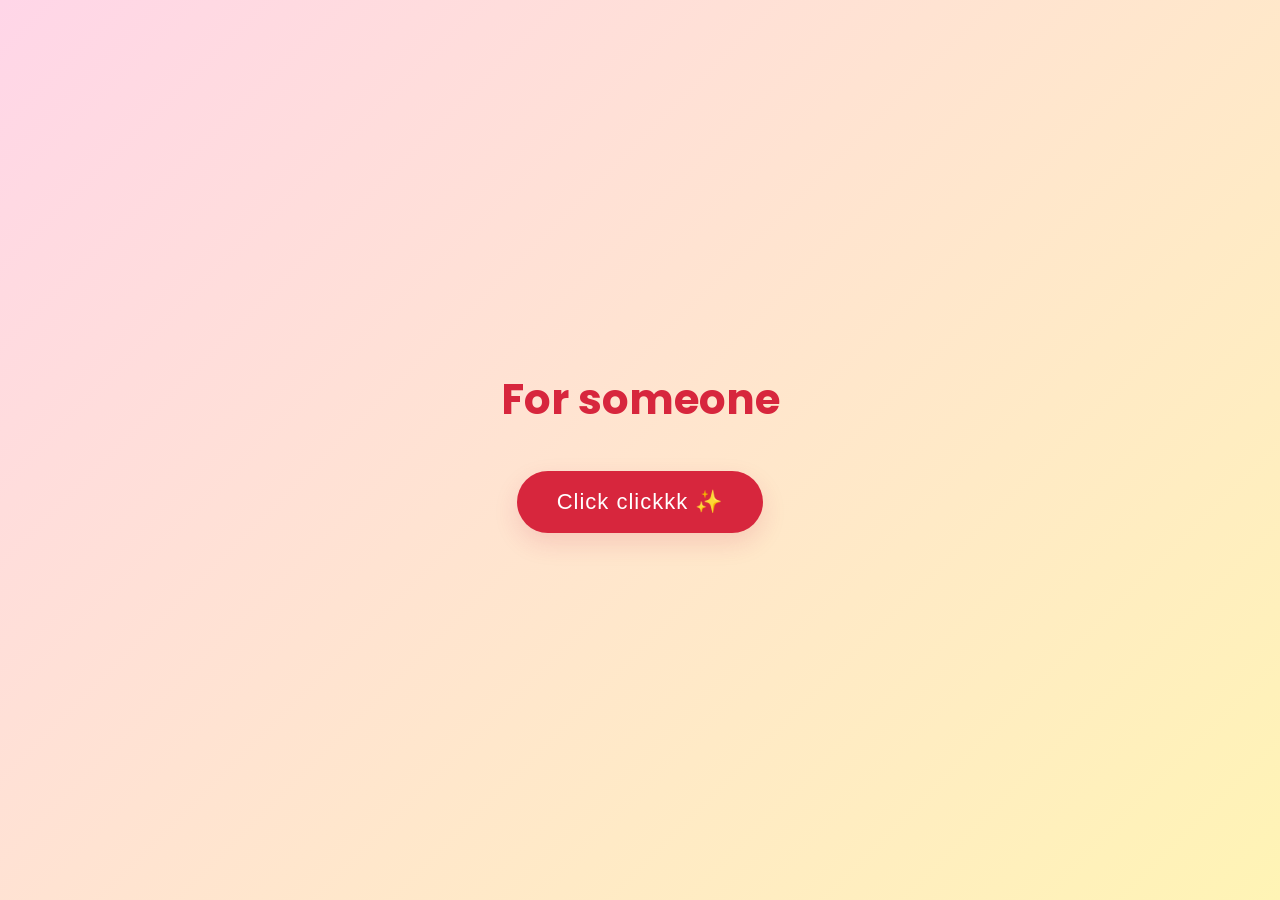
<file: index.html>
<!DOCTYPE html>
<html lang="en">
<head>
    <meta charset="UTF-8">
    <meta name="viewport" content="width=device-width, initial-scale=1.0">
    <title>Happy Birthday ❤️</title>

    <link rel="preconnect" href="https://fonts.googleapis.com">
<link rel="preconnect" href="https://fonts.gstatic.com" crossorigin>
<link href="https://fonts.googleapis.com/css2?family=Poppins:wght@300;400;600;700&display=swap" rel="stylesheet">

<link rel="stylesheet" href="style.css">
</head>

<body>

    <div class="container">

        <h1 id="typing"></h1>

        <button id="startBtn">
            Click clickkk ✨
        </button>

    </div>

    <script src="script.js"></script>

</body>
</html>
</file>
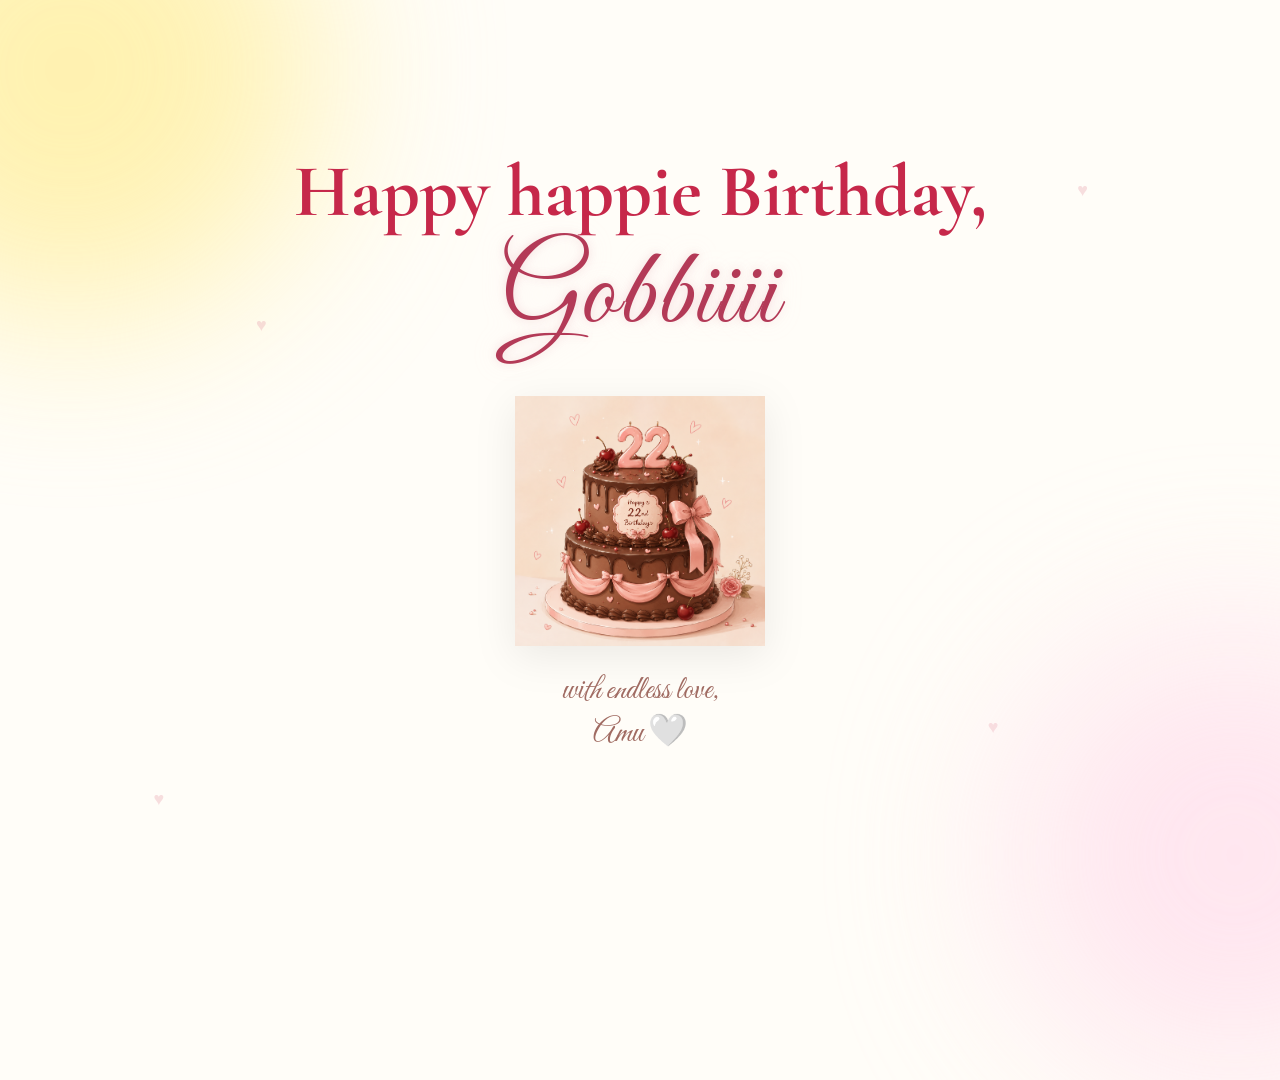
<file: birthday.html>
<!DOCTYPE html>
<html lang="en">
<head>
<meta charset="UTF-8">
<meta name="viewport" content="width=device-width, initial-scale=1.0">

<title>Happy Birthday</title>
<link rel="preconnect" href="https://fonts.googleapis.com">
<link rel="preconnect" href="https://fonts.gstatic.com" crossorigin>
<link href="https://fonts.googleapis.com/css2?family=Cormorant+Garamond:wght@700&family=Great+Vibes&display=swap" rel="stylesheet">

<style>

*{
margin:0;
padding:0;
box-sizing:border-box;
}

body{
height:100vh;
display:flex;
justify-content:center;
align-items:center;
flex-direction:column;
background:#FFFDF8;
overflow:hidden;
position:relative;
text-align:center;
padding:20px;
}

body::before{
content:"";
position:absolute;
width:500px;
height:500px;
background:#FFEFA0;
border-radius:50%;
top:-180px;
left:-180px;
filter:blur(90px);
opacity:.8;
}

body::after{
content:"";
position:absolute;
width:450px;
height:450px;
background:#FFDCEB;
border-radius:50%;
bottom:-180px;
right:-180px;
filter:blur(90px);
opacity:.7;
}

h1{
font-family:'Cormorant Garamond',serif;
font-size:74px;
color:#C6284A;
opacity:0;
animation:fadeIn 1.5s forwards;
}

h2{
font-family:'Great Vibes',cursive;
font-size:110px;
font-weight:400;
color:#B33A57;
margin-top:-8px;
opacity:0;
animation:fadeIn 1.5s forwards;
animation-delay:1.2s;
letter-spacing:2px;
text-shadow:
0 0 10px rgba(179,58,87,.15),
0 0 25px rgba(255,214,232,.25);
}

@keyframes fadeIn{
from{
opacity:0;
transform:translateY(30px);
}

to{
opacity:1;
transform:translateY(0);
}
}

#cake{
width:250px;
margin-top:30px;
opacity:0;
transform:translateY(100px);
animation:cakeRise 1.8s forwards;
animation-delay:2.5s;
filter:drop-shadow(0 10px 20px rgba(0,0,0,.08));
}
@keyframes cakeRise{
from{
opacity:0;
transform:translateY(120px);
}
to{
opacity:1;
transform:translateY(0);
}
}

#signature{
margin-top:25px;
font-family:'Great Vibes',cursive;
font-size:32px;
color:#A06B62;
opacity:0;
animation:fadeIn 2s forwards;
animation-delay:4.5s;
}

.heart{
position:fixed;
color:#E9A3B0;
font-size:18px;
opacity:.35;
animation:floatHeart 8s ease-in-out infinite;
pointer-events:none;
}
.h1{
left:12%;
bottom:10%;
}
.h2{
right:15%;
top:20%;
animation-delay:2s;
}
.h3{
left:20%;
top:35%;
animation-delay:4s;
}
.h4{
right:22%;
bottom:18%;
animation-delay:1s;
}
@keyframes floatHeart{
0%{
transform:translateY(0px);
}
50%{
transform:translateY(-20px);
}
100%{
transform:translateY(0px);
}
}

#fireworks{
position:fixed;
top:0;
left:0;
width:100%;
height:100%;
pointer-events:none;
overflow:hidden;
}
.firework{

position:absolute;

width:1px;

height:1px;

pointer-events:none;

}

.particle{
position:absolute;
width:6px;
height:6px;
border-radius:50%;
box-shadow:0 0 8px currentColor;
animation:burst 1.5s ease-out forwards;
}

@keyframes burst{

0%{

transform:translate(0,0) scale(1);

opacity:1;

}

100%{
transform:translate(var(--x),var(--y)) scale(.1);
opacity:0;
}

}
#fireworks{
position:fixed;
top:0;
left:0;
width:100%;
height:100%;
pointer-events:none;
overflow:hidden;
z-index:0;
}
h1,
h2,
#cake,
#signature{
position:relative;
z-index:2;
}

</style>
</head>

<body>
<h1>
Happy happie Birthday,
</h1>

<h2>
Gobbiiii 
</h2>

<img src="images/cake/cake.png" id="cake">

<p id="signature">
with endless love,
<br>
Amu 🤍
</p>

<div class="heart h1">♥</div>
<div class="heart h2">♥</div>
<div class="heart h3">♥</div>
<div class="heart h4">♥</div>

<div id="fireworks"></div>

<script>

const colors=[
"#FFF7C7",   // butter yellow
"#FFD9E8",   // soft pink
"#FCE9F1",   // blush
"#F6C1CF",   // rose
"#FFFDF8"    // ivory
];

function createFirework(){

const container=document.createElement("div");

container.className="firework";

container.style.left=(35+Math.random()*30)+"%";

container.style.top=(15+Math.random()*35)+"%";

for(let i=0;i<28;i++){

const particle=document.createElement("div");

particle.className="particle";

particle.style.background=

colors[Math.floor(Math.random()*colors.length)];

const angle=(Math.PI*2/28)*i;

const distance=60+Math.random()*50;

particle.style.setProperty("--x",

Math.cos(angle)*distance+"px");

particle.style.setProperty("--y",

Math.sin(angle)*distance+"px");

container.appendChild(particle);

}

document.getElementById("fireworks").appendChild(container);

setTimeout(()=>{

container.remove();

},1500);

}

setTimeout(()=>{

createFirework();

setInterval(createFirework,1300);

},3800);

</script>

<audio id="bgMusic" loop preload="auto">
<source src="music/birthday.mpeg" type="audio/mpeg">
</audio>
<script>
window.addEventListener("DOMContentLoaded",function(){
const music=document.getElementById("bgMusic");
music.volume=0.45;
setTimeout(function(){
music.currentTime = 0;
music.play().catch(function(e){
console.log(e);
});
},3800);
});
</script>

</body>
</html>
</file>
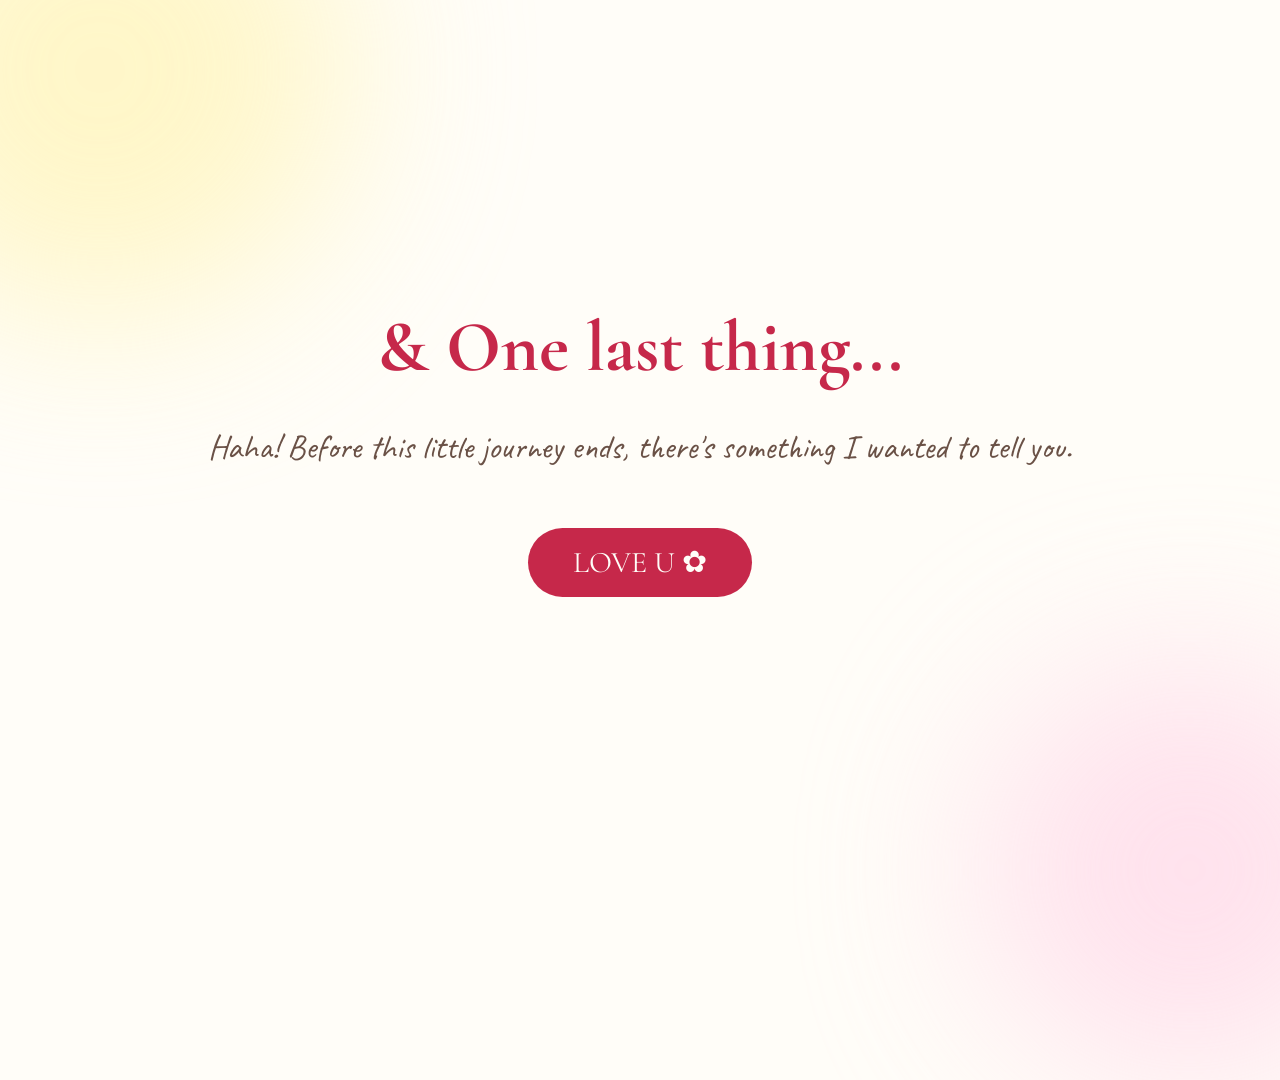
<file: final.html>
<!DOCTYPE html>
<html lang="en">

<head>
<meta charset="UTF-8">
<meta name="viewport" content="width=device-width, initial-scale=1.0">
<title>One Last Thing</title>
<link rel="preconnect" href="https://fonts.googleapis.com">
<link rel="preconnect" href="https://fonts.gstatic.com" crossorigin>
<link href="https://fonts.googleapis.com/css2?family=Cormorant+Garamond:wght@500;700&family=Caveat:wght@400;700&family=Poppins:wght@300;400&display=swap" rel="stylesheet">
<link rel="stylesheet" href="final.css">
</head>
<body>
<div class="container">

<h1>
& One last thing...
</h1>
<p>
Haha! Before this little journey ends,
there's something I wanted to tell you.
</p>

<button id="openBtn">

LOVE U ✿

</button>
</div>
<script src="final.js"></script>

</body>
</html>
</file>
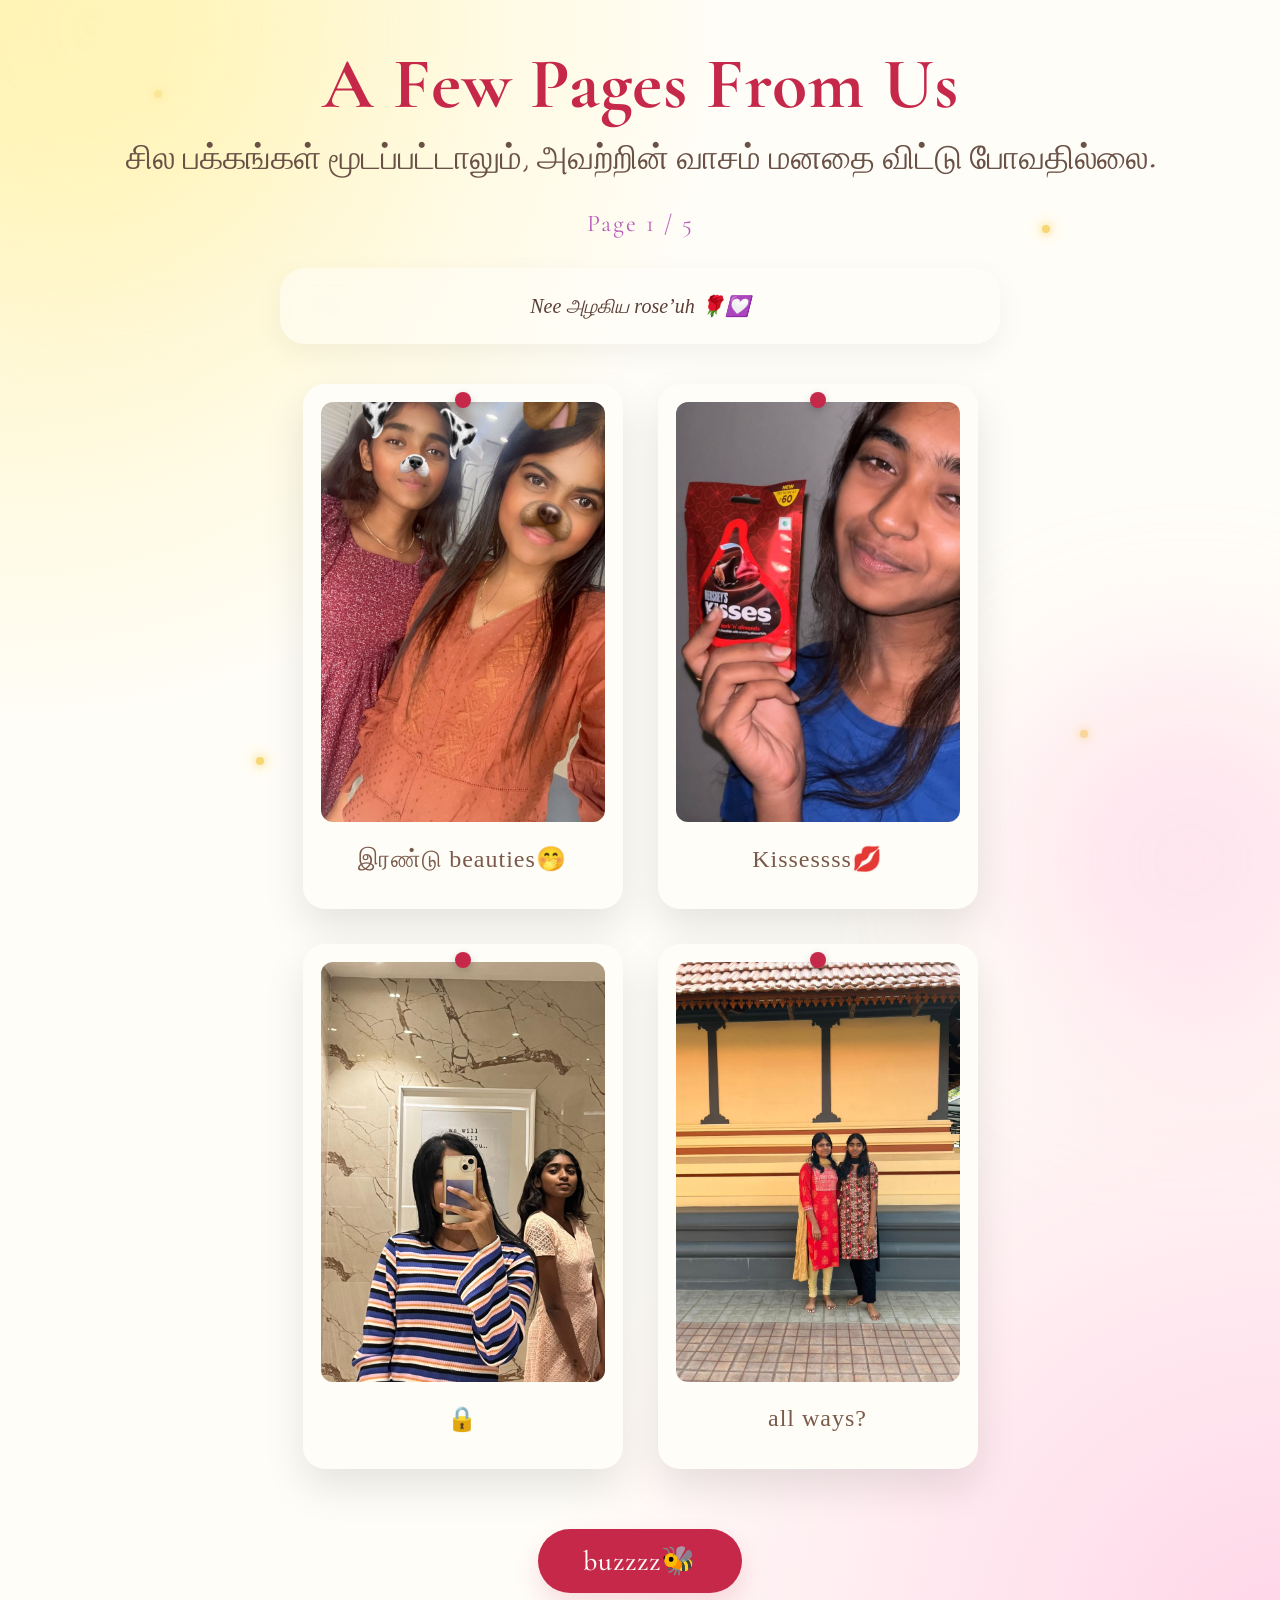
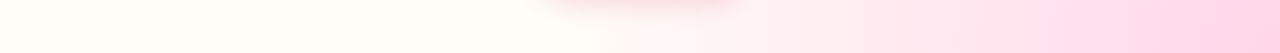
<file: gallery.html>
<!DOCTYPE html>
<html lang="en">

<head>

<meta charset="UTF-8">
<meta name="viewport" content="width=device-width, initial-scale=1.0">

<title>Our Memories</title>

<link rel="preconnect" href="https://fonts.googleapis.com">
<link rel="preconnect" href="https://fonts.gstatic.com" crossorigin>

<link href="https://fonts.googleapis.com/css2?family=Cormorant+Garamond:wght@600;700&family=Caveat:wght@500;700&family=Poppins:wght@300;400;500&display=swap" rel="stylesheet">

<link rel="stylesheet" href="gallery.css">

</head>

<body>

<div class="star"></div>
<div class="star"></div>
<div class="star"></div>
<div class="star"></div>

<div class="title" id="topPage">

<h1>A Few Pages From Us</h1>

<p>சில பக்கங்கள் மூடப்பட்டாலும், அவற்றின் வாசம் மனதை விட்டு போவதில்லை.</p>

</div>

<div class="page-number">

Page <span id="pageNo">1</span> / 5

</div>

<div class="quote-card">

<p id="quote">

Nee அழகிய rose’uh 🌹💟

</p>

</div>

<div class="gallery">

</div>

<div class="next-container">

<button id="nextBtn">

buzzzz🐝

</button>

</div>

<script src="gallery.js"></script>

<div class="blob1"></div>
<div class="blob2"></div>

</body>

</html>
</file>
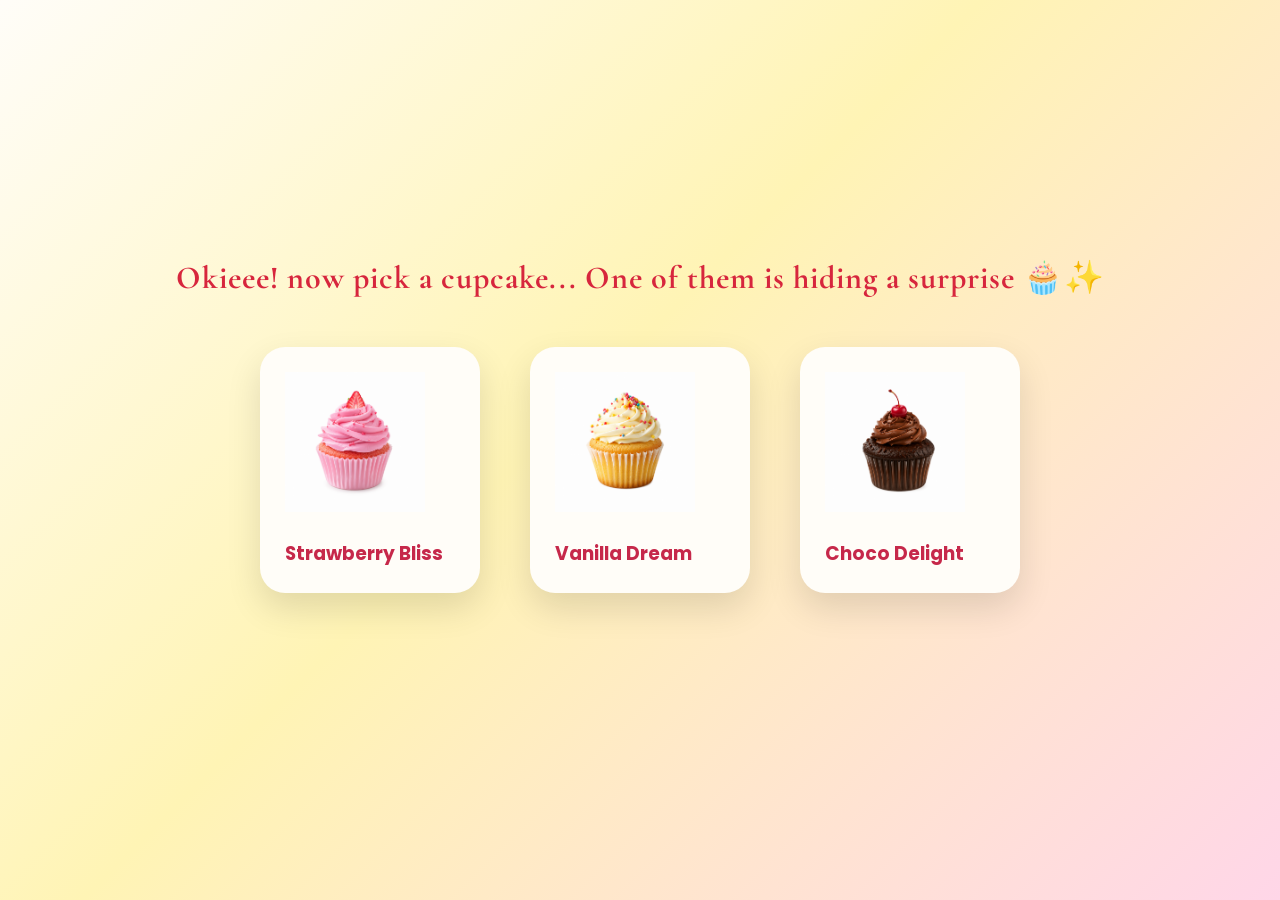
<file: game.html>
<!DOCTYPE html>
<html lang="en">
<head>

<meta charset="UTF-8">
<meta name="viewport" content="width=device-width, initial-scale=1.0">

<title>Choose a Gift 🎁</title>

<link rel="preconnect" href="https://fonts.googleapis.com">
<link rel="preconnect" href="https://fonts.gstatic.com" crossorigin>

<link href="https://fonts.googleapis.com/css2?family=Cormorant+Garamond:wght@500;600;700&family=Poppins:wght@300;400;500;600&display=swap" rel="stylesheet">
<style>

*{
margin:0;
padding:0;
box-sizing:border-box;
font-family:'Poppins',sans-serif;
}

body{

height:100vh;

display:flex;

justify-content:center;

align-items:center;

flex-direction:column;

background:linear-gradient(
135deg,
#FFFDF8 0%,
#FFF4B5 45%,
#FFD6E8 100%
);
overflow:hidden;

}

h1{

margin-bottom:50px;

color:#D7263D;

}
h1,h2{

font-family:'Cormorant Garamond',serif;

font-weight:700;

letter-spacing:1px;

}
.gifts{

display:flex;

gap:40px;

flex-wrap:wrap;

justify-content:center;

}

.gifts{

display:flex;

gap:50px;

justify-content:center;

flex-wrap:wrap;

}

.cupcake-card{

background:#FFFDF8;

padding:25px;

border-radius:25px;

box-shadow:0 15px 35px rgba(0,0,0,.12);

cursor:pointer;

transition:.35s;

width:220px;

}

.cupcake-card:hover{

transform:translateY(-12px) scale(1.05);

}

.cupcake-card img{

width:140px;

height:140px;

object-fit:contain;

}

.cupcake-card h3{

margin-top:20px;

color:#C6284A;

}

#message{

margin-top:50px;

font-size:25px;

color:#D7263D;

font-weight:600;

text-align:center;

padding:0 20px;

}

button{

margin-top:40px;

display:none;

padding:15px 35px;

border:none;

border-radius:50px;

background:#D7263D;

color:white;

font-size:18px;

cursor:pointer;
letter-spacing:1px;

font-weight:500;

box-shadow:0 10px 25px rgba(198,40,74,.15);
}

</style>

</head>

<body>

<h1>Okieee! now pick a cupcake... One of them is hiding a surprise 🧁✨</h1>

<div class="gifts">

<div class="cupcake-card" onclick="gift1()">

<img src="images/cupcakes/cupcake1.png">

<h3>Strawberry Bliss</h3>

</div>

<div class="cupcake-card" onclick="gift2()">

<img src="images/cupcakes/cupcake2.png">

<h3>Vanilla Dream</h3>

</div>

<div class="cupcake-card" onclick="gift3()">

<img src="images/cupcakes/cupcake3.png">

<h3>Choco Delight</h3>

</div>

</div>

<div id="message"></div>

<button id="nextBtn" onclick="nextPage()">
ippo paaklama 🍰
</button>

<script>

const msg=document.getElementById("message");

const btn=document.getElementById("nextBtn");

function gift1(){

    msg.innerHTML="🍓 Ahehh sweet choice... but the surprise isn't here!";

}

function gift2(){

    msg.innerHTML="🤍 Almost! Thappuuuuu";

}

function gift3(){

    msg.innerHTML="🎉 Hehe! inga dhaa gift uh";

    btn.style.display="inline-block";

}

function nextPage(){

window.location.href="memorybox.html";

}

</script>

</body>

</html>
</file>
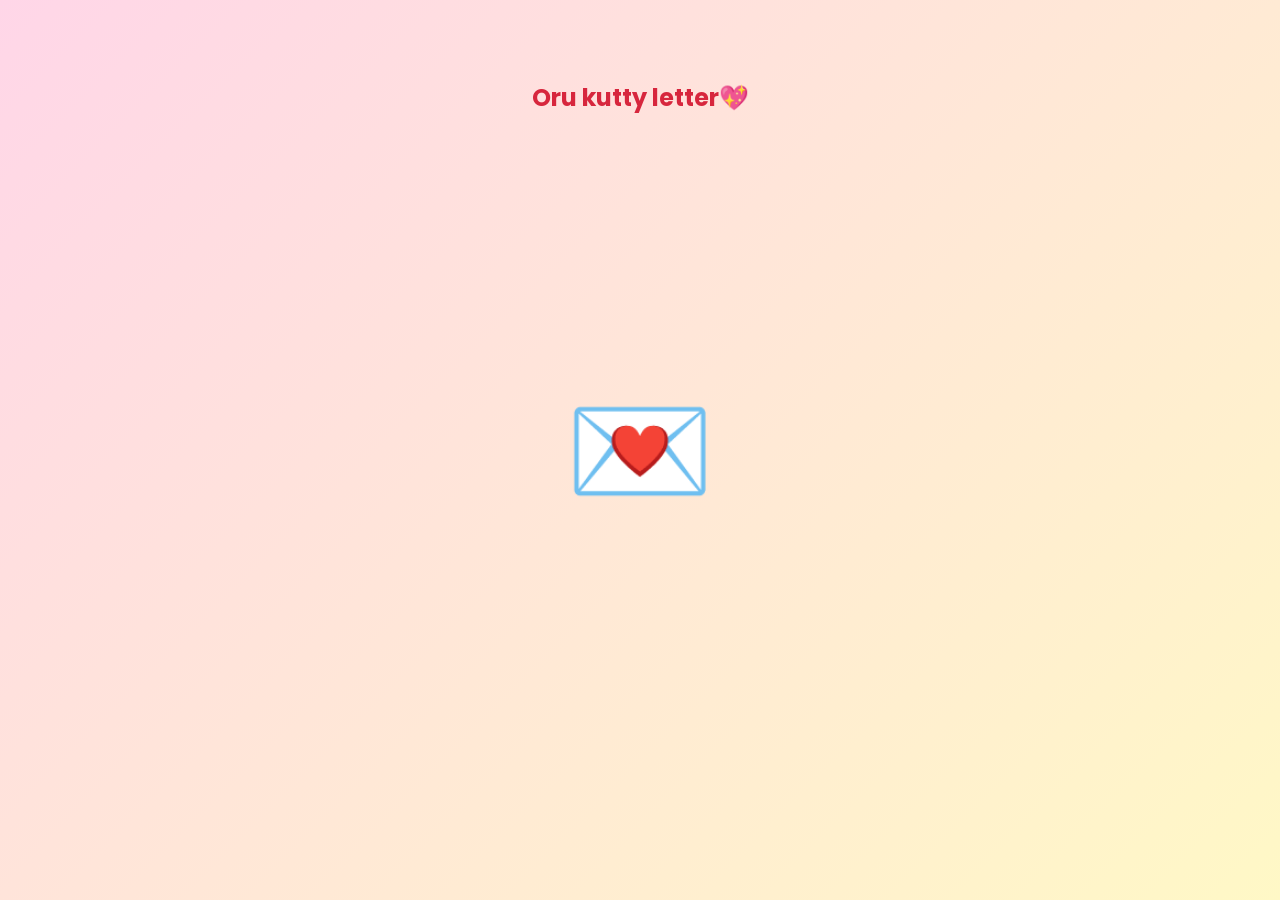
<file: intro.html>
<!DOCTYPE html>
<html lang="en">
<head>
<meta charset="UTF-8">
<meta name="viewport" content="width=device-width, initial-scale=1.0">
<title>A Little Letter 💌</title>

<!-- Google Font -->
<link rel="preconnect" href="https://fonts.googleapis.com">
<link rel="preconnect" href="https://fonts.gstatic.com" crossorigin>
<link href="https://fonts.googleapis.com/css2?family=Poppins:wght@300;400;600;700&display=swap" rel="stylesheet">

<link rel="stylesheet" href="intro.css">
</head>

<body>

<h2>Oru kutty letter💖</h2>

<div class="envelope" onclick="openLetter()">
💌
</div>

<div class="letter" id="letter">

<h1>It's JUNE 20 ❤️</h1>

<p>

Gopsss ehhh,

<br><br>

Today isn't just another birthday...

It's a celebration of someone who brings happiness whenever I think of her.

So instead of sending you an ordinary birthday message...

I made a little something for you w my makku brain. haha! 

Ready ah? ❤️

</p>

<button onclick="nextPage()">
sending virtual cupcakes
</button>

</div>

<script src="intro.js"></script>

</body>

</html>
</file>
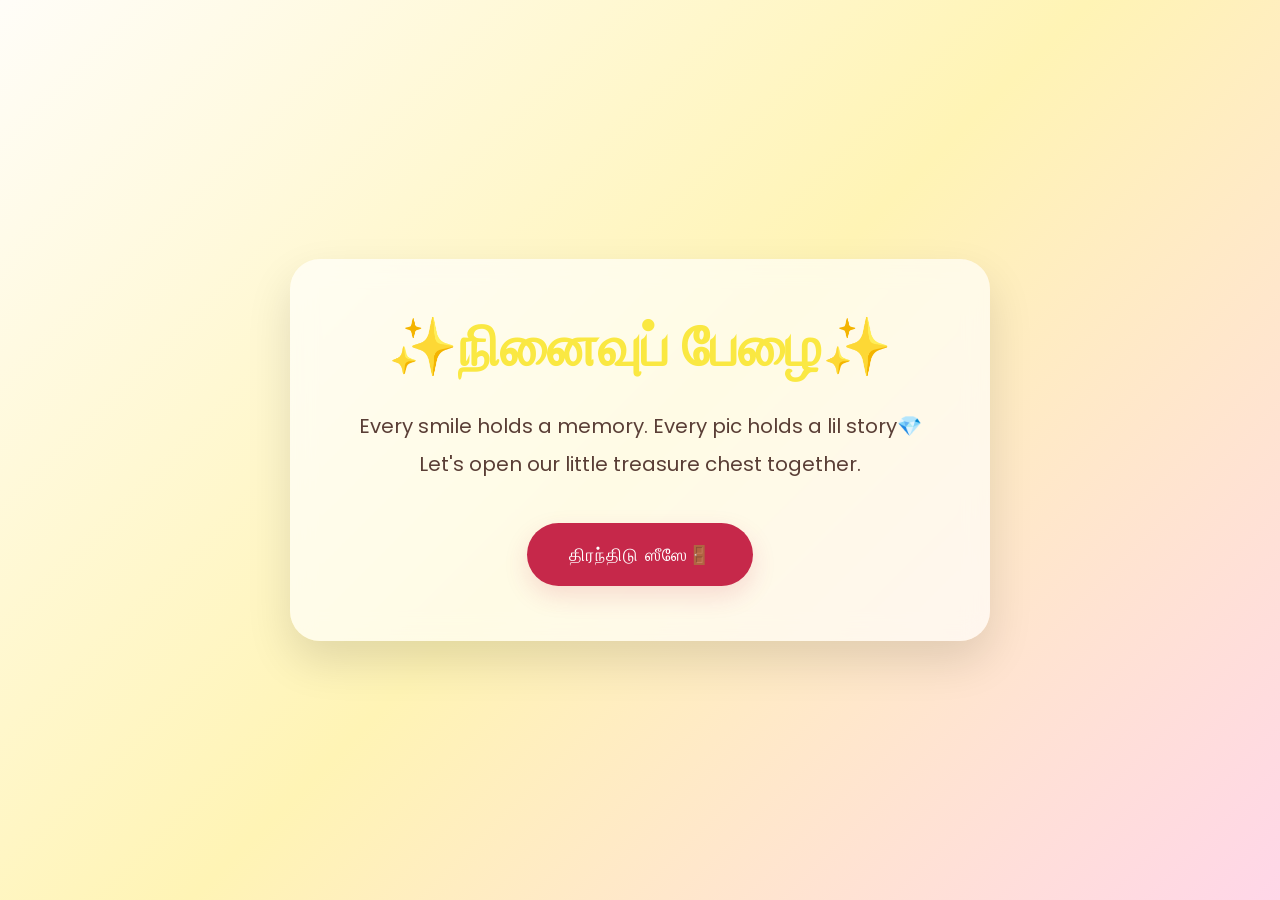
<file: memorybox.html>
<!DOCTYPE html>
<html lang="en">

<head>

<meta charset="UTF-8">
<meta name="viewport" content="width=device-width, initial-scale=1.0">

<title>Memory Box</title>

<link rel="preconnect" href="https://fonts.googleapis.com">
<link rel="preconnect" href="https://fonts.gstatic.com" crossorigin>

<link href="https://fonts.googleapis.com/css2?family=Cormorant+Garamond:wght@500;700&family=Poppins:wght@300;400;500&display=swap" rel="stylesheet">

<style>

*{

margin:0;
padding:0;
box-sizing:border-box;

}

body{

height:100vh;

display:flex;

justify-content:center;

align-items:center;

background:linear-gradient(135deg,#FFFDF8,#FFF4B5,#FFD6E8);

font-family:'Poppins',sans-serif;

overflow:hidden;

}

.box{

background:rgba(255,255,255,.65);

backdrop-filter:blur(12px);

padding:55px;

border-radius:30px;

text-align:center;

box-shadow:0 20px 45px rgba(0,0,0,.12);

max-width:700px;

width:90%;

}

h1{

font-family:'Cormorant Garamond',serif;

font-size:56px;

color:#fae842;

margin-bottom:25px;

}

p{

font-size:20px;

line-height:1.9;

color:#5A3E36;

margin-bottom:40px;

}

button{

background:#C6284A;

color:white;

padding:18px 42px;

border:none;

border-radius:50px;

font-size:18px;

cursor:pointer;

transition:.35s;

font-family:'Poppins',sans-serif;
letter-spacing:1px;

font-weight:500;

box-shadow:0 10px 25px rgba(198,40,74,.15);

}

button:hover{

transform:scale(1.05);

}

</style>

</head>

<body>

<div class="box">

<h1>✨நினைவுப் பேழை✨</h1>

<p>

Every smile holds a memory.
Every pic holds a lil story💎
Let's open our little treasure chest together.

</p>

<button onclick="window.location.href='gallery.html'">

திரந்திடு ஸீஸே🚪

</button>

</div>

</body>

</html>
</file>
<file: style.css>
*{
    margin:0;
    padding:0;
    box-sizing:border-box;
}

html{

scroll-behavior:smooth;

}
*{

user-select:none;

}
body{
    background:linear-gradient(135deg,#FFD6E8,#FFF4B5);
    font-family: 'Poppins', sans-serif;

    height:100vh;

    display:flex;
    justify-content:center;
    align-items:center;

    overflow:hidden;
}

.container{
    text-align:center;
}

h1{
    font-size:42px;
    color:#D7263D;
    margin-bottom:40px;
}

button{

    padding:18px 40px;

    border:none;

    border-radius:50px;

    background:#D7263D;

    color:white;

    font-size:22px;

    cursor:pointer;

    transition:.3s;
    letter-spacing:1px;

font-weight:500;

box-shadow:0 10px 25px rgba(198,40,74,.15);
}

button:hover{

    transform:scale(1.08);

}

body{

animation:fadePage .8s ease;

}

@keyframes fadePage{

from{

opacity:0;

transform:translateY(15px);

}

to{

opacity:1;

transform:translateY(0);

}

}
</file>
<file: final.css>
*{
margin:0;
padding:0;
box-sizing:border-box;
}
html{

scroll-behavior:smooth;

}
*{

user-select:none;

}
body{
background:#FFFDF8;
font-family:'Poppins',sans-serif;
display:flex;
justify-content:center;
align-items:center;
height:100vh;
overflow:hidden;
cursor:default;
position:relative;
}

body::before{
content:"";
position:absolute;
width:500px;
height:500px;
background:#FFF4B5;
border-radius:50%;
top:-180px;
left:-150px;
filter:blur(90px);
opacity:.7;
}

body::after{
content:"";
position:absolute;
width:420px;
height:420px;
background:#FFD6E8;
border-radius:50%;
bottom:-180px;
right:-120px;
filter:blur(90px);
opacity:.7;
}

.container{
text-align:center;
z-index:2;
padding:30px;
}

h1{
font-family:'Cormorant Garamond',serif;
font-size:72px;
color:#C6284A;
margin-bottom:25px;
}

p{
font-family:'Caveat',cursive;
font-size:34px;
line-height:1.8;
color:#6A5146;
margin-bottom:50px;
}

button{
background:#C6284A;
color:#FFFDF8;
border:none;
padding:16px 45px;
border-radius:50px;
font-family:'Cormorant Garamond',serif;
font-size:30px;
cursor:pointer;
transition:.3s;
}

button:hover{
transform:translateY(-4px);
}

body{

overflow:hidden;

}

::-webkit-scrollbar{

display:none;

}

body{

animation:fadePage .8s ease;

}

@keyframes fadePage{

from{

opacity:0;

transform:translateY(15px);

}

to{

opacity:1;

transform:translateY(0);

}

}
</file>
<file: gallery.css>
*{
    margin:0;
    padding:0;
    box-sizing:border-box;
}
html{

scroll-behavior:smooth;

}
*{

user-select:none;

}
body{
    font-family:'Poppins',sans-serif;
    background:
radial-gradient(circle at top left,#FFF4B5 0%,transparent 35%),
radial-gradient(circle at bottom right,#FFD6E8 0%,transparent 35%),

#FFFDF8;
    min-height:100vh;
    overflow-x:hidden;
}

.title{
    text-align:center;
    padding:40px 20px;
}

.title h1{
font-family:'Cormorant Garamond',serif;
font-size:72px;
font-weight:700;
color:#C6284A;
letter-spacing:1px;
margin-bottom:8px;
}

.title p{
font-family:'Caveat',cursive;
font-size:34px;
color:#6A5146;
}

.gallery{
    display:grid;
    grid-template-columns:repeat(2,320px);
    justify-content:center;
    gap:35px;
    margin:30px auto 50px auto;
    transition:.5s;
}

.polaroid{
    background:#FFFDF8;
    padding:18px 18px 28px 18px;
    border-radius:22px;
    box-shadow:0 18px 40px rgba(0,0,0,.10);
    transition:.4s;
    position:relative;
    backdrop-filter:blur(8px);
    animation:float 5s ease-in-out infinite;
}

.polaroid:hover{

transform:translateY(-12px) rotate(0deg);

box-shadow:0 25px 50px rgba(198,40,74,.18);

}

.polaroid img{
    width:100%;
    aspect-ratio:9/16;
    max-height:420px;
    object-fit:cover;
    object-position:center;
    border-radius:12px;
    display:block;
}

.caption{
margin-top:15px;
text-align:center;
font-family: 'Dancing Script';
font-size:24px;
letter-spacing:1px;
color:#7A5A4A;
padding:8px;
}

.next-container{
display:flex;
justify-content:center;
margin:60px 0;
}

#nextBtn{
background:#C6284A;
color:#FFFDF8;
border:none;
padding:15px 45px;
border-radius:50px;
font-family:'Cormorant Garamond',serif;
font-size:28px;
letter-spacing:1px;
cursor:pointer;
transition:.4s;
box-shadow:0 12px 25px rgba(198,40,74,.15);
font-weight:500;
}

#nextBtn:hover{
transform:translateY(-4px);
background:#B71C3C;
}

#nextBtn:hover{
transform:scale(1.05);
}

.blob1{
position:fixed;
width:420px;
height:420px;
background:#FFF4B5;
border-radius:50%;
top:-180px;
left:-120px;
opacity:.6;
filter:blur(80px);
z-index:-1;
}

.blob2{
position:fixed;
width:380px;
height:380px;
background:#FFD6E8;
border-radius:50%;
bottom:-150px;
right:-100px;
opacity:.6;
filter:blur(80px);
z-index:-1;
}
@keyframes float{
0%{
transform:translateY(0px);
}
50%{
transform:translateY(-8px);
}
100%{
transform:translateY(0px);
}
}

.quote-card{
width:65%;
max-width:720px;
margin:20px auto 40px auto;
padding:22px 35px;
background:rgba(255,253,248,.55);
backdrop-filter:blur(12px);
border-radius:25px;
box-shadow:0 10px 30px rgba(0,0,0,.05);
}

.quote-card p{
font-family: 'Times New Roman', Times, serif;
font-size:20px;
line-height:1.6;
text-align:center;
color:#5A3E36;
font-style:italic;
}

.polaroid::before{
content:"";
width:16px;
height:16px;
background:#C6284A;
border-radius:50%;
position:absolute;
top:8px;
left:50%;
transform:translateX(-50%);
box-shadow:0 3px 8px rgba(0,0,0,.2);
}

.polaroid{
opacity:0;
animation:fadePhoto .8s forwards;
}

.polaroid:nth-child(1){
animation-delay:.2s;
}

.polaroid:nth-child(2){
animation-delay:.6s;
}

.polaroid:nth-child(3){
animation-delay:1s;
}

.polaroid:nth-child(4){
animation-delay:1.4s;
}
@keyframes fadePhoto{
from{
opacity:0;
transform:translateY(40px);
}
to{
opacity:1;
transform:translateY(0);
}
}

.page-number{
text-align:center;
font-family:'Cormorant Garamond',serif;
font-size:24px;
color:#b860b8;
margin-top:-10px;
margin-bottom:30px;
letter-spacing:2px;
}

.star{
position:fixed;
width:8px;
height:8px;
background:#F7D774;
border-radius:50%;
box-shadow:
0 0 8px #F7D774,
0 0 18px #F7D774;
animation:twinkle 4s infinite;
pointer-events:none;
z-index:-1;
}

.star:nth-child(1){
top:10%;
left:12%;
}

.star:nth-child(2){
top:25%;
right:18%;
animation-delay:1s;
}

.star:nth-child(3){
bottom:15%;
left:20%;
animation-delay:2s;
}

.star:nth-child(4){
bottom:18%;
right:15%;
animation-delay:3s;
}

@keyframes twinkle{
0%{
opacity:.2;
transform:scale(.8);
}

50%{
opacity:1;
transform:scale(1.5);
}

100%{
opacity:.2;
transform:scale(.8);
}
}

body{

animation:fadePage .8s ease;

}

@keyframes fadePage{

from{

opacity:0;

transform:translateY(15px);

}

to{

opacity:1;

transform:translateY(0);

}

}
</file>
<file: intro.css>
*{
margin:0;
padding:0;
box-sizing:border-box;
}
html{

scroll-behavior:smooth;

}
*{

user-select:none;

}
body{
height:100vh;
display:flex;
justify-content:center;
align-items:center;
background:linear-gradient(135deg,#FFD6E8,#FFF8C6);
font-family: 'Poppins', sans-serif;
overflow:hidden;
}

.envelope{

font-size:120px;
cursor:pointer;
transition:.5s;

animation:float 2.5s infinite ease-in-out;

}

.envelope:hover{

transform:scale(1.1);

}

@keyframes float{

0%{transform:translateY(0px);}
50%{transform:translateY(-15px);}
100%{transform:translateY(0px);}

}

h2{

position:absolute;
top:80px;

color:#D7263D;

}

.letter{

display:none;

background:white;

padding:40px;

border-radius:20px;

width:500px;

max-width:90%;

text-align:center;

box-shadow:0 15px 40px rgba(0,0,0,.2);

animation:fadeIn .8s;

}

.letter h1{

color:#D7263D;

margin-bottom:20px;

}

.letter p{

line-height:1.8;

font-size:18px;

margin-bottom:30px;

}

@keyframes fadeIn{

from{

opacity:0;
transform:scale(.8);

}

to{

opacity:1;
transform:scale(1);

}

}
.letter{

display:none;
opacity:0;
transform:translateY(40px) scale(.9);

background:white;
padding:40px;
border-radius:25px;
max-width:650px;
width:90%;

box-shadow:0 20px 50px rgba(0,0,0,.15);

text-align:center;

}

.letter.show{

display:block;
animation:popUp .8s forwards;

}

.letter h1{

color:#D7263D;
margin-bottom:20px;

}

.letter p{

font-size:18px;
line-height:1.8;
margin-bottom:30px;

}

.letter button{

background:#D7263D;
color:white;

padding:15px 35px;

border:none;

border-radius:50px;

font-size:18px;

cursor:pointer;

transition:.3s;
letter-spacing:1px;

font-weight:500;

box-shadow:0 10px 25px rgba(198,40,74,.15);

}

.letter button:hover{

transform:scale(1.08);

}

@keyframes popUp{

0%{

opacity:0;
transform:translateY(60px) scale(.8);

}

100%{

opacity:1;
transform:translateY(0) scale(1);

}

}

body{

animation:fadePage .8s ease;

}

@keyframes fadePage{

from{

opacity:0;

transform:translateY(15px);

}

to{

opacity:1;

transform:translateY(0);

}

}
</file>
